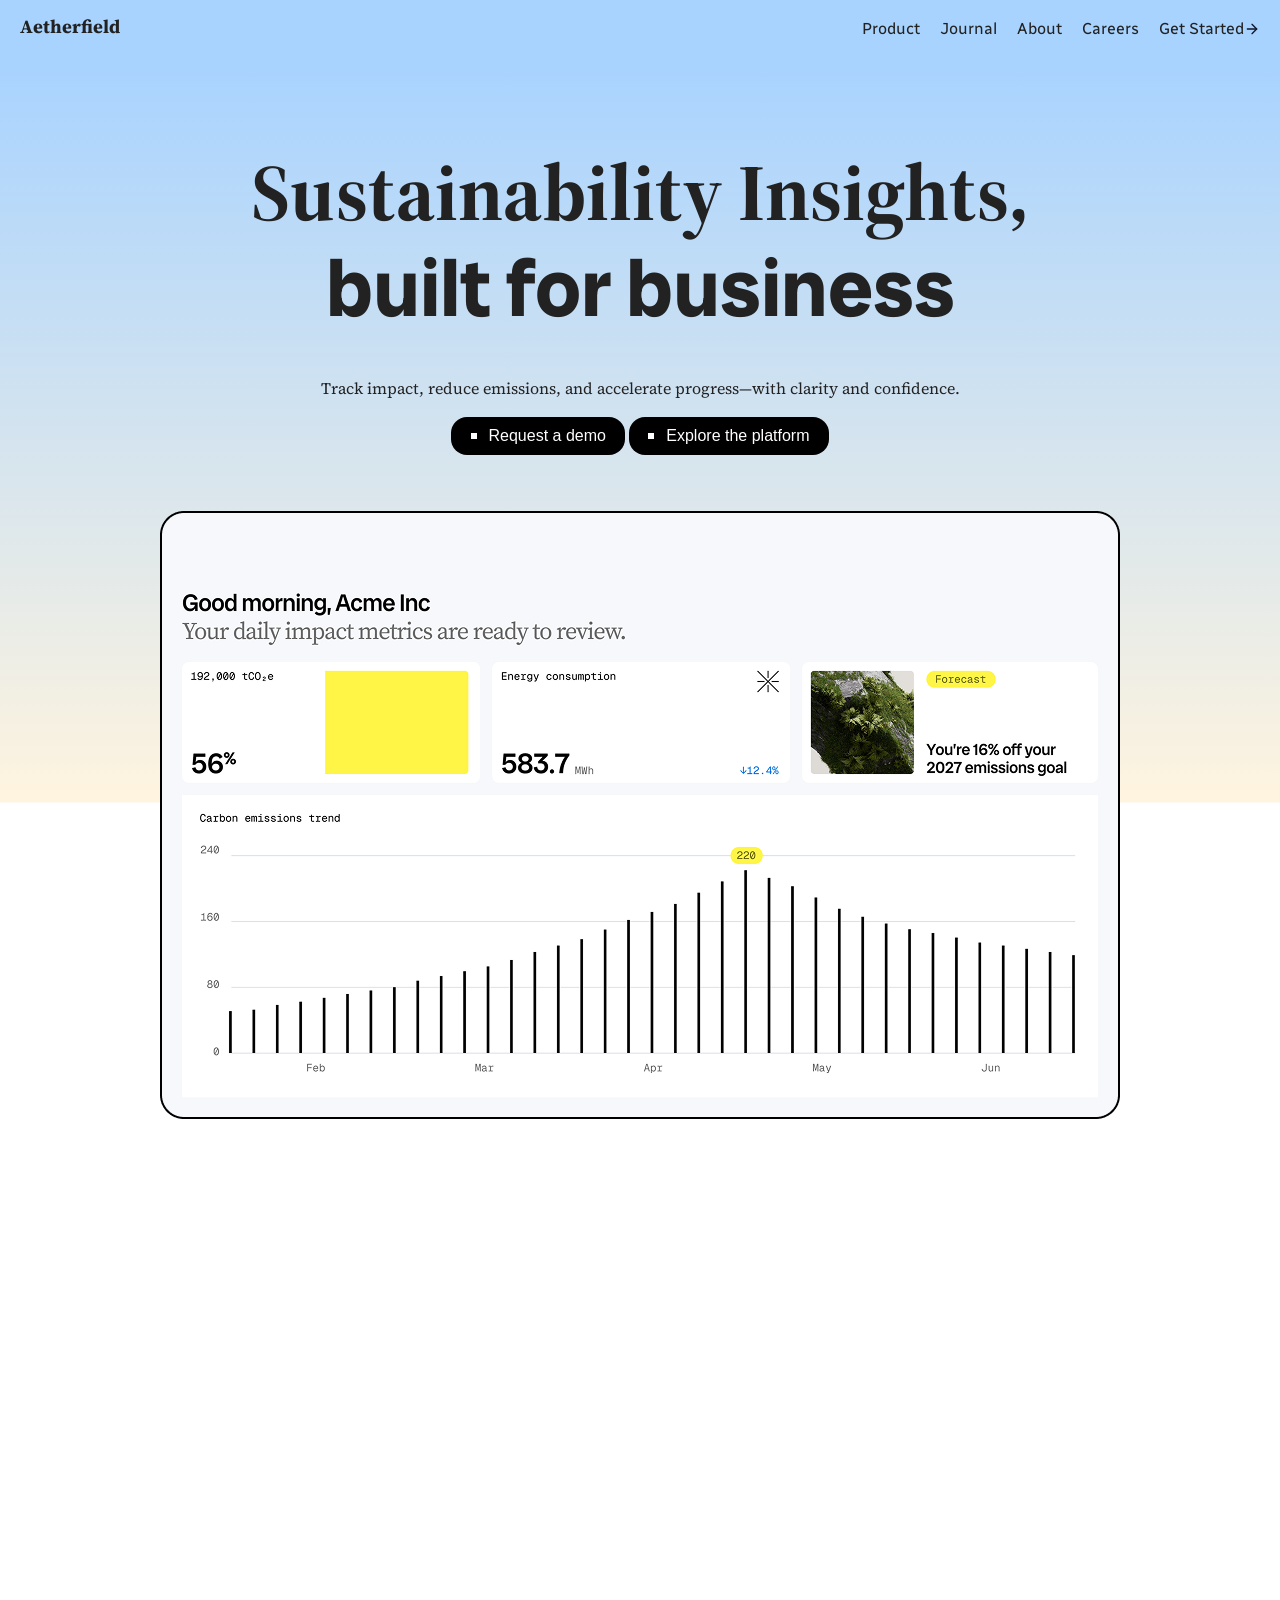
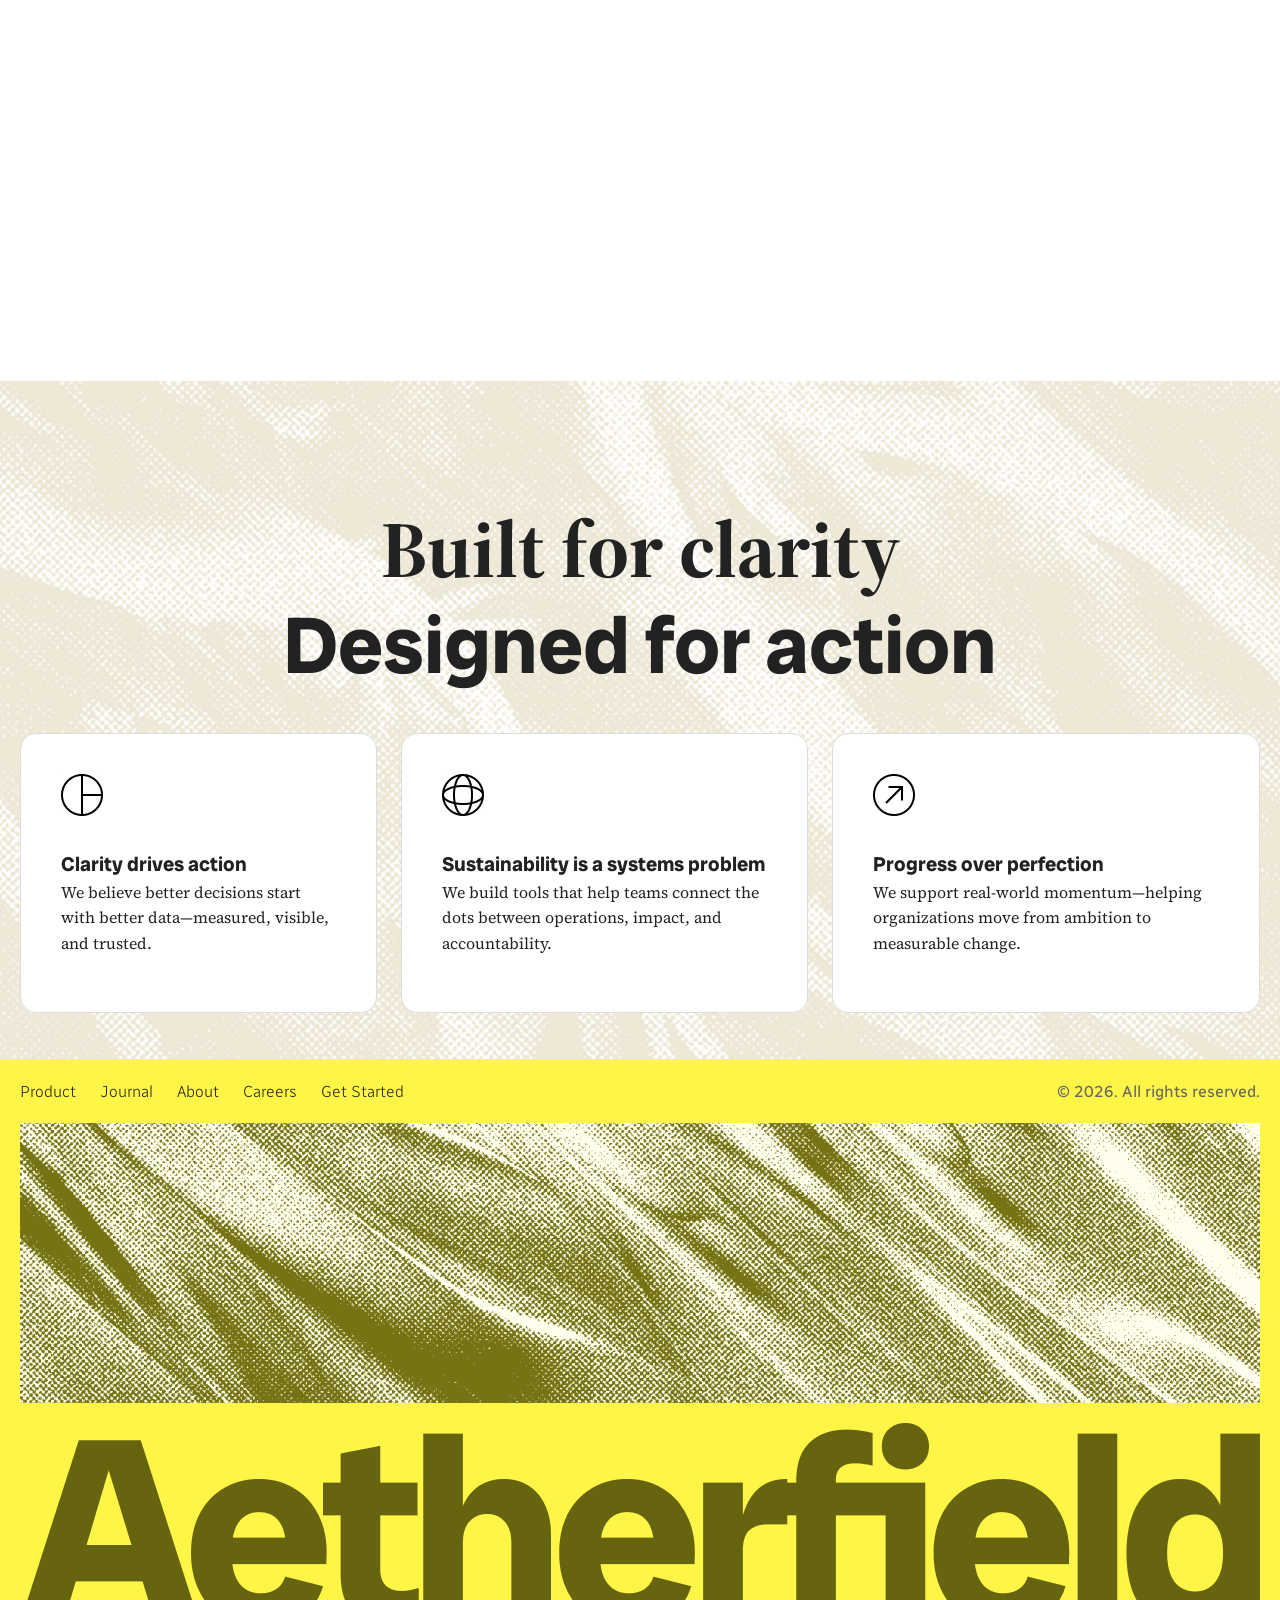
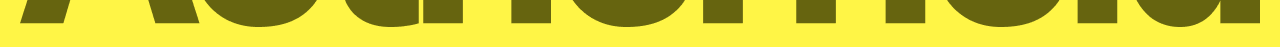
<file: index.html>
<!doctype html>
<html lang="en">

<head>
  <meta charset="UTF-8" />
  <meta name="viewport" content="width=device-width, initial-scale=1.0" />
  <title>CIS 211 Internet & Web Technology</title>
  <link rel="preconnect" href="https://fonts.googleapis.com">
  <link rel="preconnect" href="https://fonts.gstatic.com" crossorigin>
  <link
    href="https://fonts.googleapis.com/css2?family=Radio+Canada+Big:ital,wght@0,400..700;1,400..700&family=Radio+Canada:ital,wght@0,400..700;1,400..700&display=swap"
    rel="stylesheet">
  <link
    href="https://fonts.googleapis.com/css2?family=Inter:wght@400;500;600&family=Source+Serif+4:ital,opsz,wght@0,8..60,400;0,8..60,600;0,8..60,700;1,8..60,400&display=swap"
    rel="stylesheet">
  <link href="./css/styles.css" rel="stylesheet" />
</head>

<body>
  <header>
    <nav>
      <div class="logo">
        <h3 class="textLogo"><a href="./index.html">Aetherfield</a> </h3>
        <!-- <img src="./images/" alt="Logo" class="brandLogo"> -->
      </div>
      <ul>
        <li><a href="./product.html">Product</a></li>
        <li><a href="./journal.html">Journal</a></li>
        <li><a href="./about.html">About</a></li>
        <li><a href="./careers.html">Careers</a></li>
        <li><a class="arrow-link" href="./getstarted.html"><span>Get Started </span><svg class="arrow"
              viewBox="0 0 24 24" fill="none" stroke="currentColor" stroke-width="2" stroke-linecap="round"
              stroke-linejoin="round" aria-hidden="true" focusable="false">
              <!-- Horizontal stem line -->
              <line x1="5" y1="12" x2="19" y2="12" />
              <!-- Chevron arrow head -->
              <polyline points="12 5 19 12 12 19" />
            </svg>
          </a>
        </li>
      </ul>
    </nav>
  </header>
<!--Updated index file-->
  <main class="container">
    <section class="hero">
      <div class="heroText">
        <h1>Sustainability Insights, <br><span>built for business</span></h1>
        <p>Track impact, reduce emissions, and accelerate progress—with clarity and confidence.</p>
        <button class="btn">Request a demo</button>
        <button class="btn">Explore the platform</button>
      </div>

      <div class="heroImg">
        <img src="./images/HeroImage.png" alt="Hero Image">
      </div>

    </section>
    <section class="sustainability">

    </section>
    <section class="clarity">
      <h2>Built for clarity<br><span>Designed for action</span></h2> 
      <div class="cardswrapper"> 
        <div class="card"><img src="./images/Icon.jpg" alt="Icon" width="42" height="42">
        <h5>Clarity drives action</h5>
        <p>We believe better decisions start with better data—measured, visible, and trusted.</p>
      </div>
        <div class="card"><img src="./images/Union.jpg" alt="Icon" width="42" height="42">
        <h5>Sustainability is a systems problem</h5>
        <p>We build tools that help teams connect the dots between operations, impact, and accountability.</p>
      </div>
       <div class="card"><img src="./images/Arrow.png" alt="Union" width="42" height="42">
        <h5>Progress over perfection</h5>
        <p>We support real-world momentum—helping organizations move from ambition to measurable change.</p>
      </div>

      </div>

    
     

    <section class="values">
      

    </section>
    <section class="acme">

    </section>
    <section class="journal">

    </section>

    <section class="testomonial">

    </section>
    <section class="request">

    </section>
  </main>
  <footer>
    <nav>
      <ul>
        <li><a href="./product.html">Product</a></li>
        <li><a href="./journal.html">Journal</a></li>
        <li><a href="./about.html">About</a></li>
        <li><a href="./careers.html">Careers</a></li>
        <li><a href="./getstarted.html">Get Started</a></li>
      </ul>
      <div class="copy">&copy; 2026. All rights reserved.</div>
    </nav>


    <div class="footerImage">

    </div>
    <div class="footerLogo"></div>
  </footer>
</body>

</html>
</file>
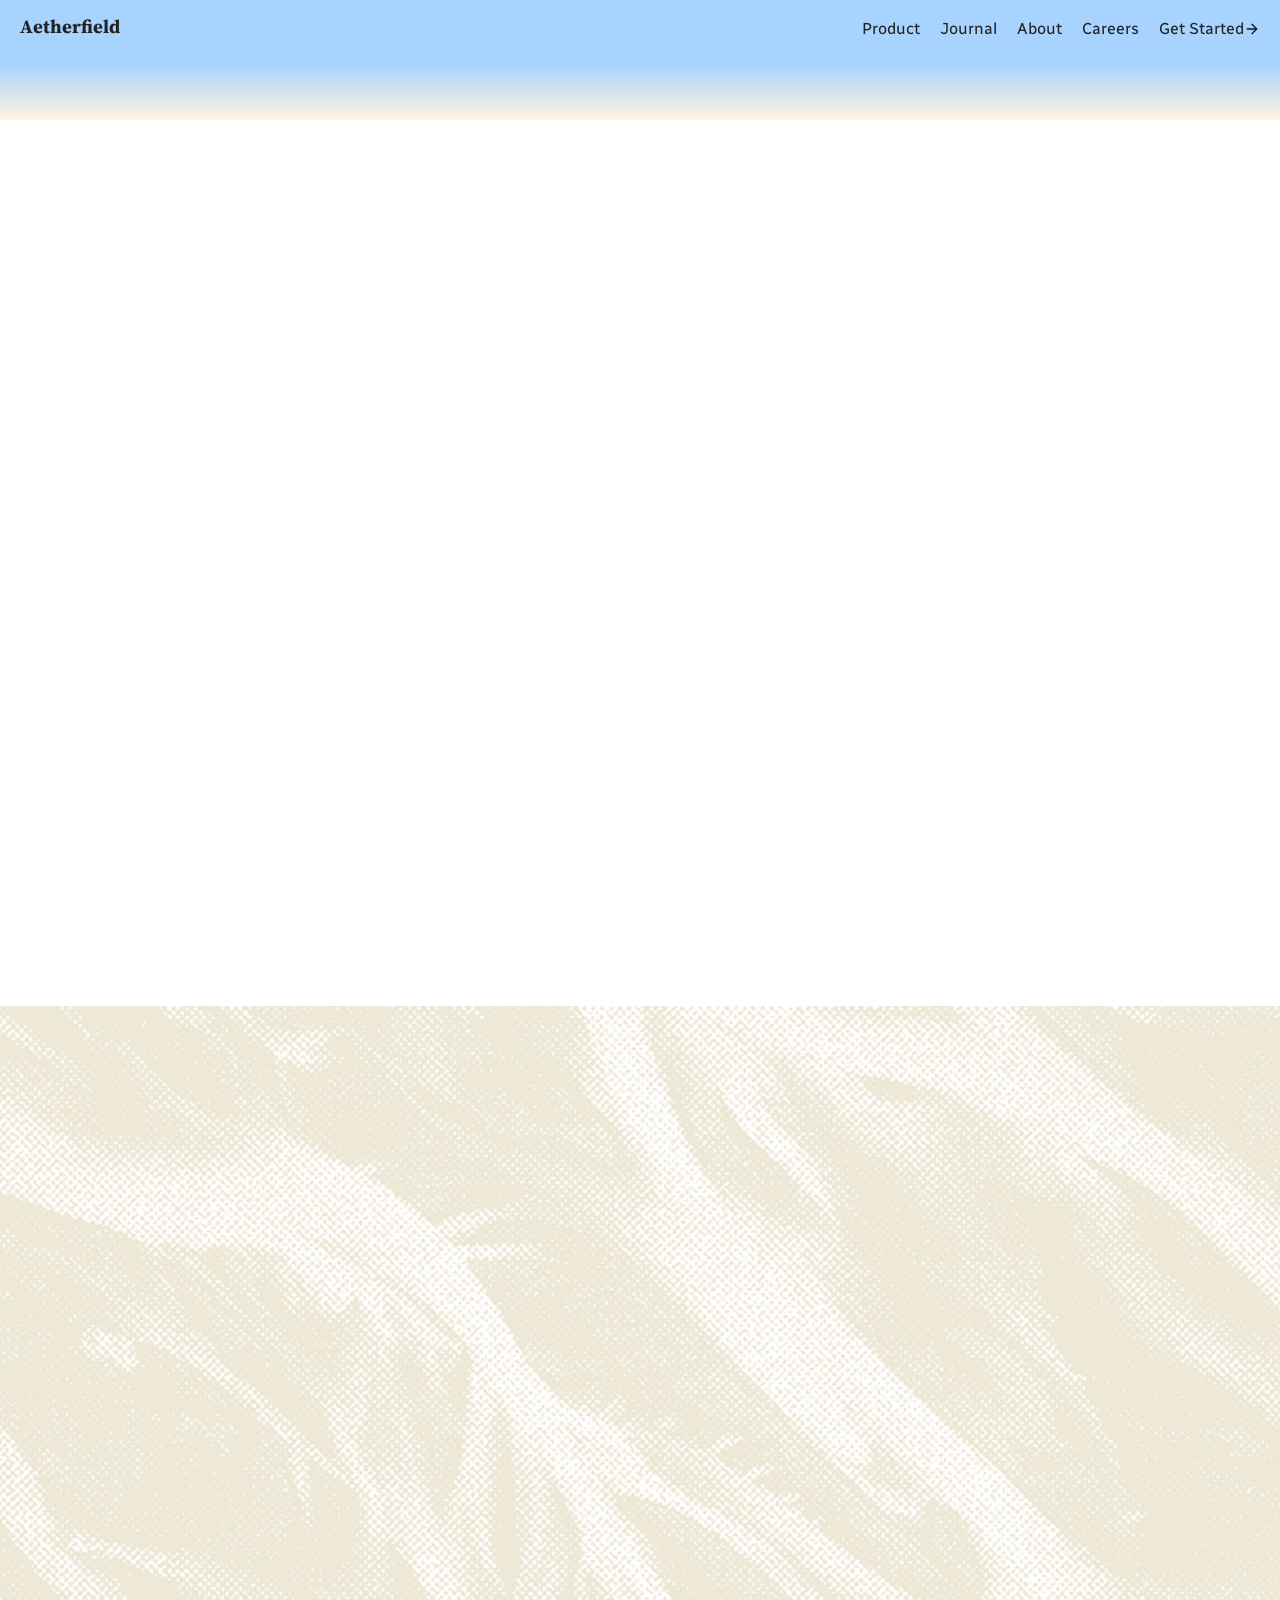
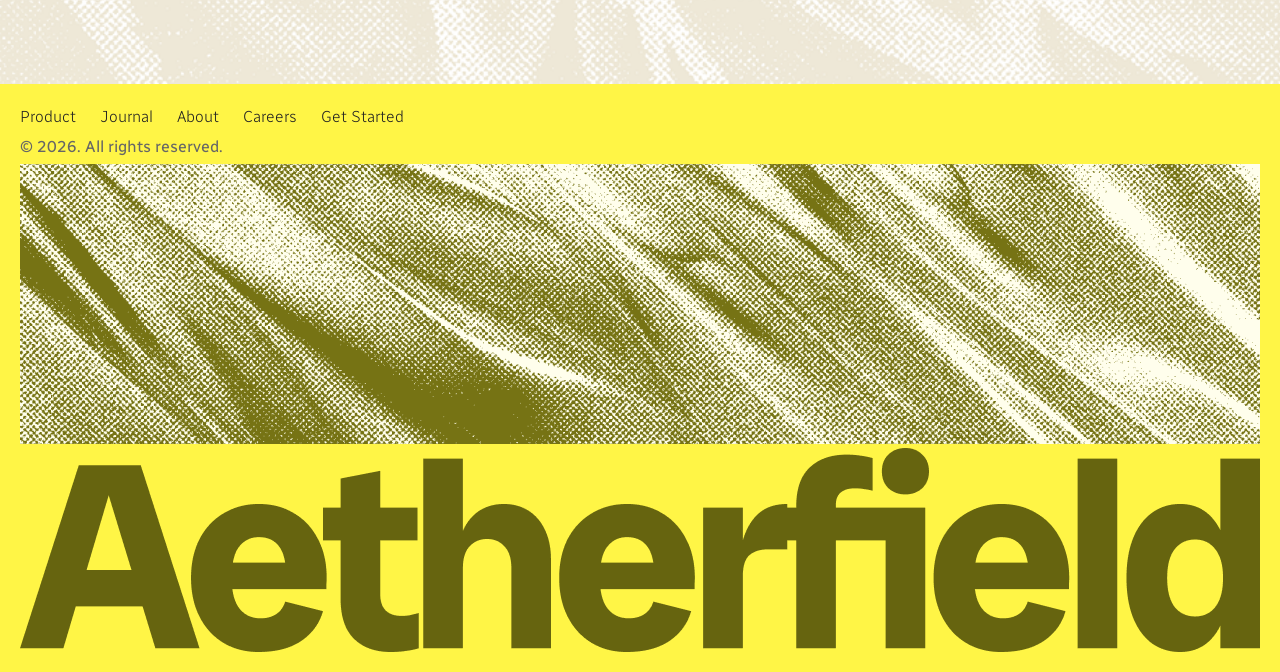
<file: about.html>
<!doctype html>
<html lang="en">

<head>
  <meta charset="UTF-8" />
  <meta name="viewport" content="width=device-width, initial-scale=1.0" />
  <title>CIS 211 Internet & Web Technology</title>
  <link rel="preconnect" href="https://fonts.googleapis.com">
  <link rel="preconnect" href="https://fonts.gstatic.com" crossorigin>
  <link
    href="https://fonts.googleapis.com/css2?family=Radio+Canada+Big:ital,wght@0,400..700;1,400..700&family=Radio+Canada:ital,wght@0,400..700;1,400..700&display=swap"
    rel="stylesheet">
  <link
    href="https://fonts.googleapis.com/css2?family=Inter:wght@400;500;600&family=Source+Serif+4:ital,opsz,wght@0,8..60,400;0,8..60,600;0,8..60,700;1,8..60,400&display=swap"
    rel="stylesheet">
  <link href="./css/styles.css" rel="stylesheet" />
</head>

<body>
  <header>
    <nav>
      <div class="logo">
        <h3 class="textLogo"><a href="./index.html">Aetherfield</a> </h3>
        <!-- <img src="./images/" alt="Logo" class="brandLogo"> -->
      </div>
      <ul>
        <li><a href="./product.html">Product</a></li>
        <li><a href="./journal.html">Journal</a></li>
        <li><a href="./about.html">About</a></li>
        <li><a href="./careers.html">Careers</a></li>
        <li><a class="arrow-link" href="./getstarted.html"><span>Get Started </span><svg class="arrow"
              viewBox="0 0 24 24" fill="none" stroke="currentColor" stroke-width="2" stroke-linecap="round"
              stroke-linejoin="round" aria-hidden="true" focusable="false">
              <!-- Horizontal stem line -->
              <line x1="5" y1="12" x2="19" y2="12" />
              <!-- Chevron arrow head -->
              <polyline points="12 5 19 12 12 19" />
            </svg>
          </a>
        </li>
      </ul>
    </nav>
  </header>

  <main class="container">
    <section class="hero">
      

    </section>
    <section class="sustainability">

    </section>
    <section class="clarity">

    </section>
    <section class="acme">

    </section>
    <section class="journal">

    </section>

    <section class="testomonial">

    </section>
    <section class="request">

    </section>
  </main>
  <footer>
    <nav>
      <ul>
        <li><a href="./product.html">Product</a></li>
        <li><a href="./journal.html">Journal</a></li>
        <li><a href="./about.html">About</a></li>
        <li><a href="./careers.html">Careers</a></li>
        <li><a href="./getstarted.html">Get Started</a></li>
      </ul>
    </nav>

    <div class="copy">&copy; 2026. All rights reserved.</div>
    <div class="footerImage">

    </div>
     <div class="footerLogo"></div>
  </footer>
</body>

</html>
</file>
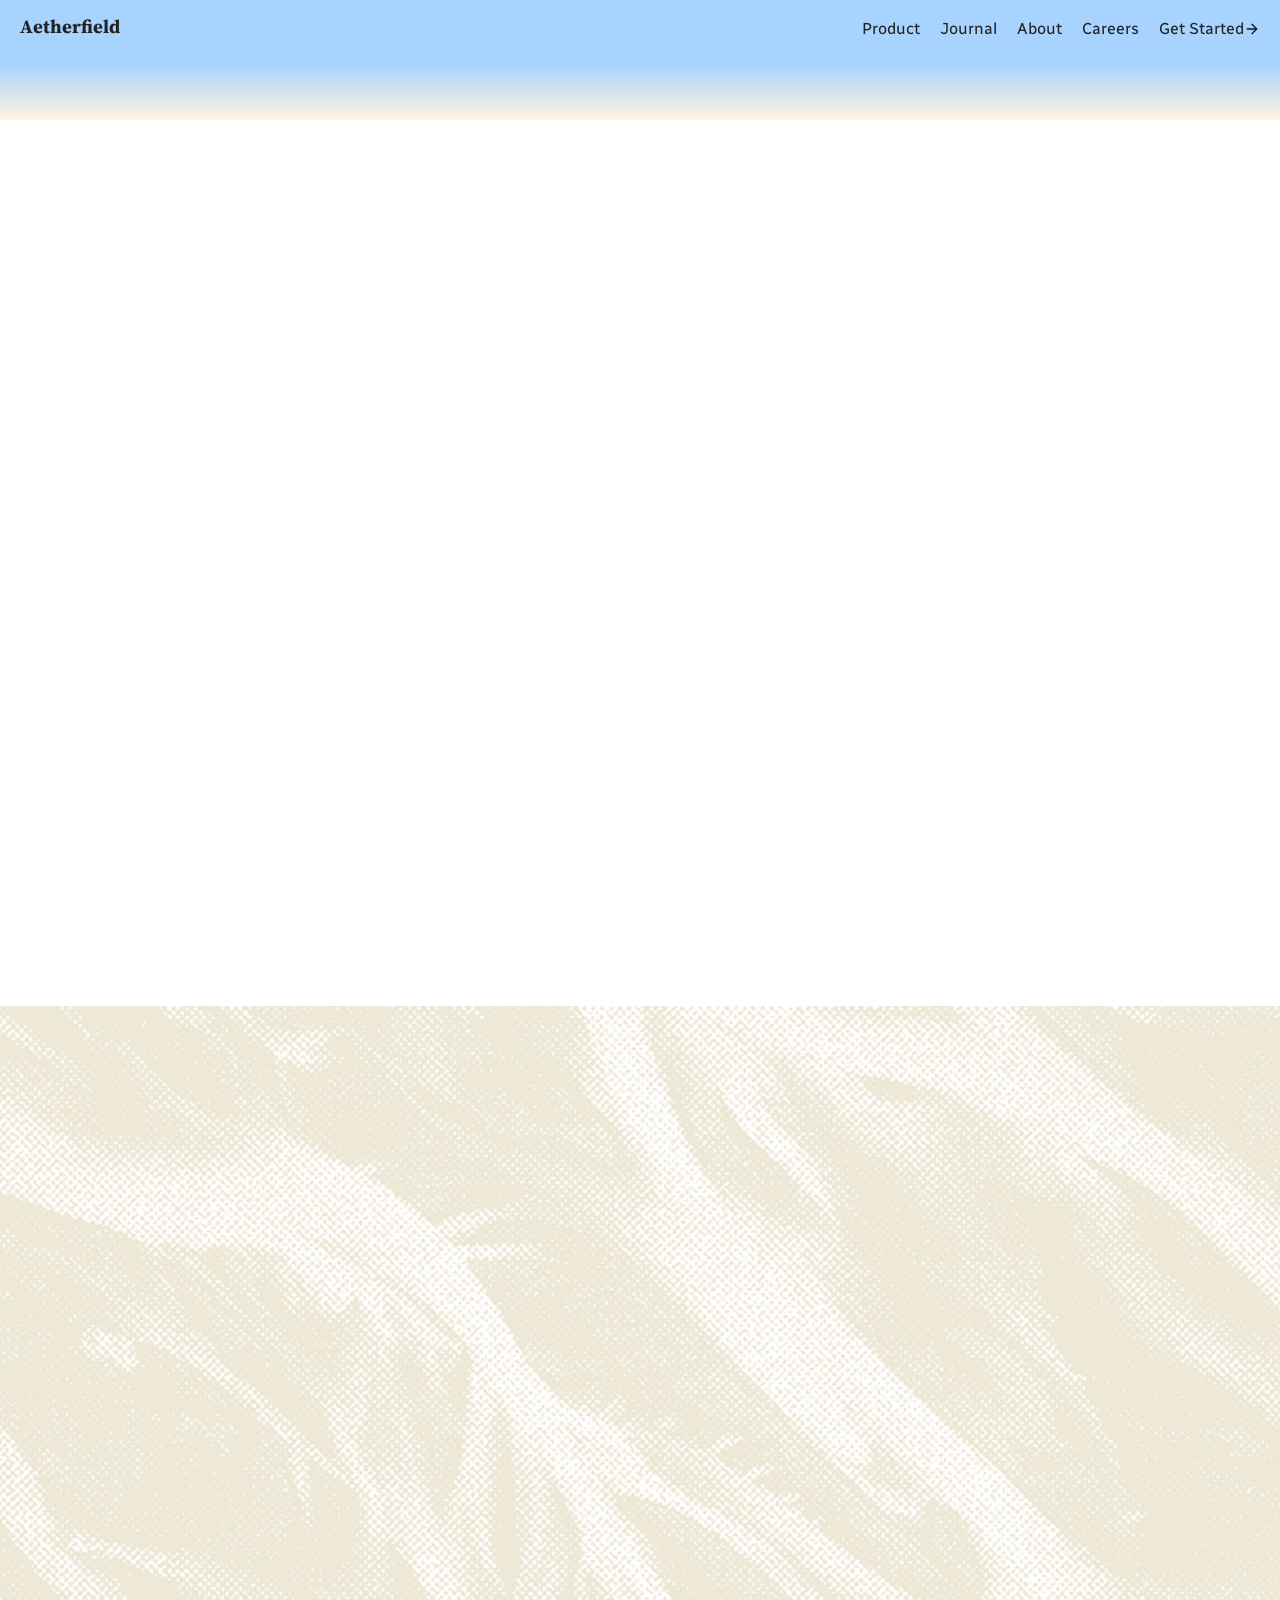
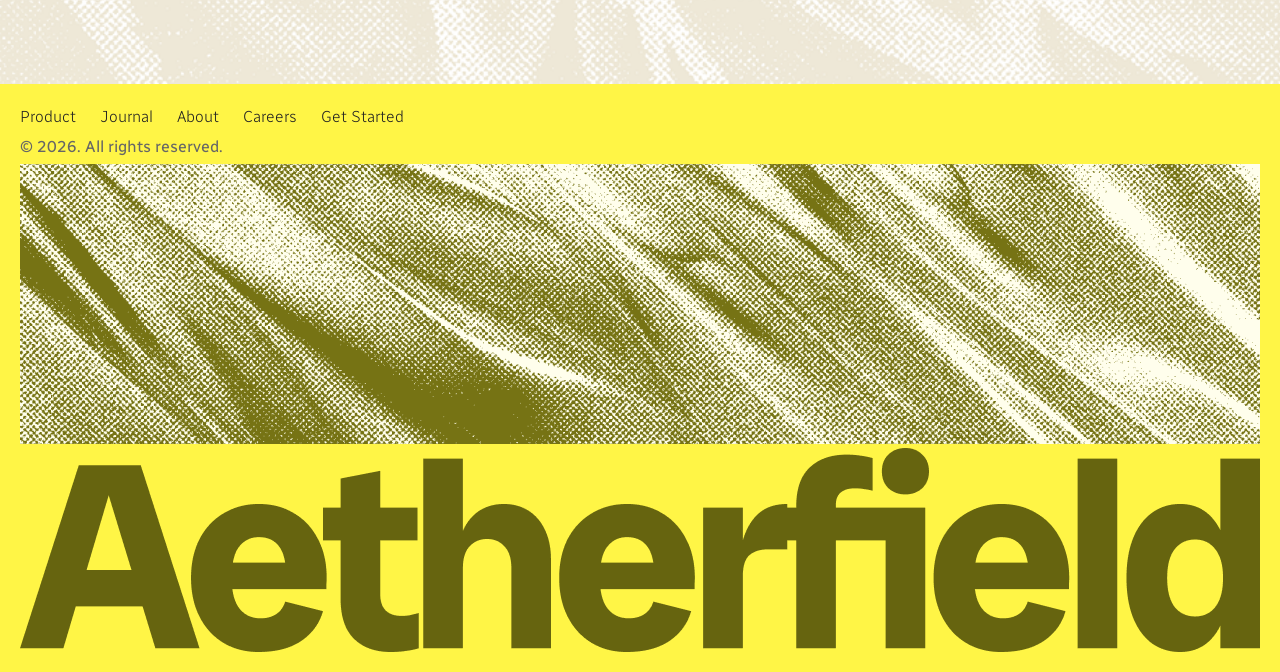
<file: getstarted.html>
<!doctype html>
<html lang="en">

<head>
  <meta charset="UTF-8" />
  <meta name="viewport" content="width=device-width, initial-scale=1.0" />
  <title>CIS 211 Internet & Web Technology</title>
  <link rel="preconnect" href="https://fonts.googleapis.com">
  <link rel="preconnect" href="https://fonts.gstatic.com" crossorigin>
  <link
    href="https://fonts.googleapis.com/css2?family=Radio+Canada+Big:ital,wght@0,400..700;1,400..700&family=Radio+Canada:ital,wght@0,400..700;1,400..700&display=swap"
    rel="stylesheet">
  <link
    href="https://fonts.googleapis.com/css2?family=Inter:wght@400;500;600&family=Source+Serif+4:ital,opsz,wght@0,8..60,400;0,8..60,600;0,8..60,700;1,8..60,400&display=swap"
    rel="stylesheet">
  <link href="./css/styles.css" rel="stylesheet" />
</head>

<body>
  <header>
    <nav>
      <div class="logo">
        <h3 class="textLogo"><a href="./index.html">Aetherfield</a> </h3>
        <!-- <img src="./images/" alt="Logo" class="brandLogo"> -->
      </div>
      <ul>
        <li><a href="./product.html">Product</a></li>
        <li><a href="./journal.html">Journal</a></li>
        <li><a href="./about.html">About</a></li>
        <li><a href="./careers.html">Careers</a></li>
        <li><a class="arrow-link" href="./getstarted.html"><span>Get Started </span><svg class="arrow"
              viewBox="0 0 24 24" fill="none" stroke="currentColor" stroke-width="2" stroke-linecap="round"
              stroke-linejoin="round" aria-hidden="true" focusable="false">
              <!-- Horizontal stem line -->
              <line x1="5" y1="12" x2="19" y2="12" />
              <!-- Chevron arrow head -->
              <polyline points="12 5 19 12 12 19" />
            </svg>
          </a>
        </li>
      </ul>
    </nav>
  </header>

  <main class="container">
    <section class="hero">


    </section>
    <section class="sustainability">

    </section>
    <section class="clarity">

    </section>
    <section class="acme">

    </section>
    <section class="journal">

    </section>

    <section class="testomonial">

    </section>
    <section class="request">

    </section>
  </main>
  <footer>
    <nav>
      <ul>
        <li><a href="./product.html">Product</a></li>
        <li><a href="./journal.html">Journal</a></li>
        <li><a href="./about.html">About</a></li>
        <li><a href="./careers.html">Careers</a></li>
        <li><a href="./getstarted.html">Get Started</a></li>
      </ul>
    </nav>

    <div class="copy">&copy; 2026. All rights reserved.</div>
    <div class="footerImage">

    </div>
    <div class="footerLogo"></div>
  </footer>
</body>

</html>
</file>
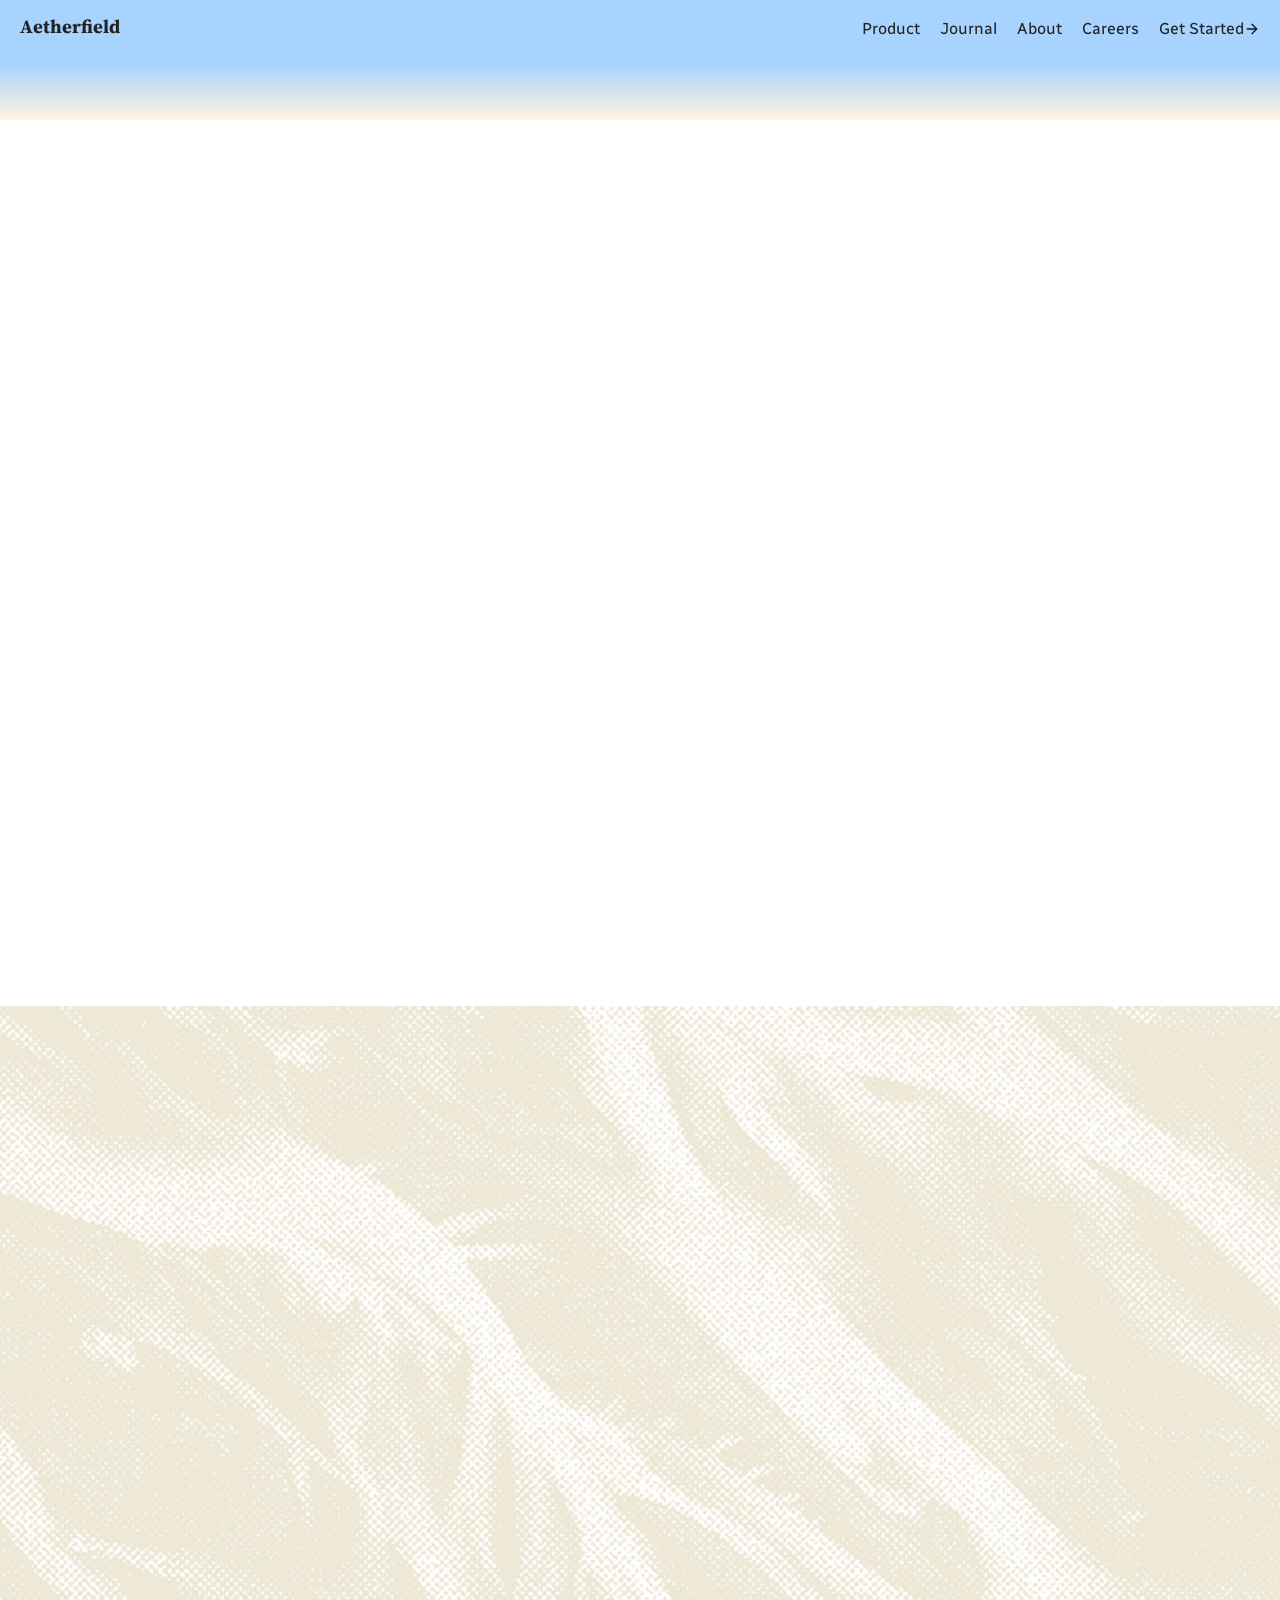
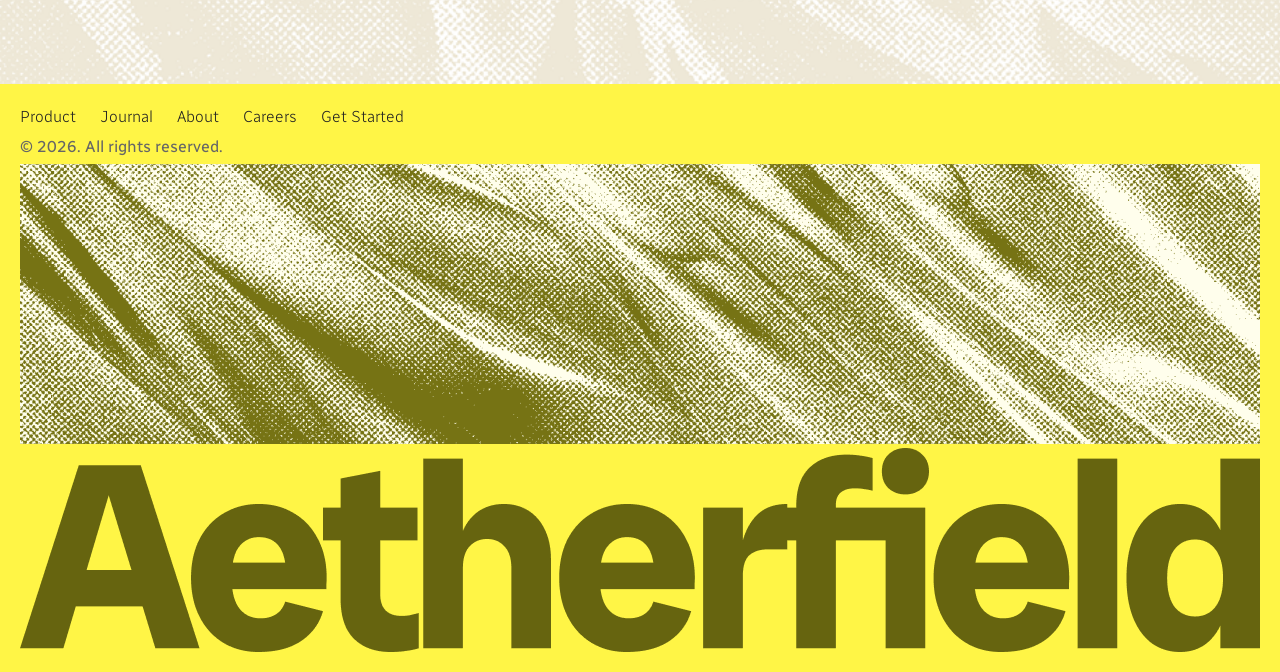
<file: journal.html>
<!doctype html>
<html lang="en">

<head>
  <meta charset="UTF-8" />
  <meta name="viewport" content="width=device-width, initial-scale=1.0" />
  <title>CIS 211 Internet & Web Technology</title>
  <link rel="preconnect" href="https://fonts.googleapis.com">
  <link rel="preconnect" href="https://fonts.gstatic.com" crossorigin>
  <link
    href="https://fonts.googleapis.com/css2?family=Radio+Canada+Big:ital,wght@0,400..700;1,400..700&family=Radio+Canada:ital,wght@0,400..700;1,400..700&display=swap"
    rel="stylesheet">
  <link
    href="https://fonts.googleapis.com/css2?family=Inter:wght@400;500;600&family=Source+Serif+4:ital,opsz,wght@0,8..60,400;0,8..60,600;0,8..60,700;1,8..60,400&display=swap"
    rel="stylesheet">
  <link href="./css/styles.css" rel="stylesheet" />
</head>

<body>
  <header>
    <nav>
      <div class="logo">
        <h3 class="textLogo"><a href="./index.html">Aetherfield</a> </h3>
        <!-- <img src="./images/" alt="Logo" class="brandLogo"> -->
      </div>
      <ul>
        <li><a href="./product.html">Product</a></li>
        <li><a href="./journal.html">Journal</a></li>
        <li><a href="./about.html">About</a></li>
        <li><a href="./careers.html">Careers</a></li>
        <li><a class="arrow-link" href="./getstarted.html"><span>Get Started </span><svg class="arrow"
              viewBox="0 0 24 24" fill="none" stroke="currentColor" stroke-width="2" stroke-linecap="round"
              stroke-linejoin="round" aria-hidden="true" focusable="false">
              <!-- Horizontal stem line -->
              <line x1="5" y1="12" x2="19" y2="12" />
              <!-- Chevron arrow head -->
              <polyline points="12 5 19 12 12 19" />
            </svg>
          </a>
        </li>
      </ul>
    </nav>
  </header>

  <main class="container">
    <section class="hero">
      

    </section>
    <section class="sustainability">

    </section>
    <section class="clarity">

    </section>
    <section class="acme">

    </section>
    <section class="journal">

    </section>

    <section class="testomonial">

    </section>
    <section class="request">

    </section>
  </main>
  <footer>
    <nav>
      <ul>
        <li><a href="./product.html">Product</a></li>
        <li><a href="./journal.html">Journal</a></li>
        <li><a href="./about.html">About</a></li>
        <li><a href="./careers.html">Careers</a></li>
        <li><a href="./getstarted.html">Get Started</a></li>
      </ul>
    </nav>

    <div class="copy">&copy; 2026. All rights reserved.</div>
    <div class="footerImage">

    </div>
     <div class="footerLogo"></div>
  </footer>
</body>
</html>
</file>
<file: css/styles.css>
/* Simple starter CSS */

:root {
  --font-serif: 'Source Serif 4', Georgia, serif;
  --font-sans: 'Inter', system-ui, -apple-system, "Segoe UI", Roboto, sans-serif;
  --font-display: 'Radio Canada Big', sans-serif;
  --font-body: 'Radio Canada', sans-serif;
  --bg: #ffffff;
  --text: #222222;
  --muted: #666666;
  --accent: #2f5bd8;
  --btncolor: #000;
  --btncolor2: #e8dfdf;
  --border: #dddddd;
  --radius: 16px;
  --font-size: 1rem;
}

* {
  box-sizing: border-box;
  margin: 0;
}

body {
  font-family: var(--font-serif);
  line-height: 1.6;
  color: var(--text);
  background: var(--bg);
}

img {
  max-width: 100%;
  display: block;
}

h1,
h2,
h3 {
  line-height: 1.2;
  margin-bottom: 0.5em;
}

h1 {
  font-size: 3rem;
}

p {
  color: var(--text);
  margin-bottom: 1em;
  font-size: 1rem;
}

a {
  color: var(--accent);
}
/* Layout */

main.container {
  display: grid;
  max-width: 100%;
  margin: 0 auto;
}
main .sustainability{
  height:862px;
}
main .clarity{
  height:678px;
}

header,
footer {
  padding: 1rem 0;
}

header {
  background-color: #a8d3ff;
}
.logo a{
  text-decoration: none;
  color:var(--text);
}
header nav {
  display: flex;
  justify-content: space-between; /* Pushes nav to one side, logo to the other */
  padding: 0px 20px;
}

header nav ul {
  display: flex;
  flex-direction: row;
  list-style: none;
  gap: 20px;
}

header nav ul li {
  color: var(--text);
}

header nav ul li a {
  text-decoration: none;
  color: var(--text);
  display:inline-flex;align-items: center;
  font-size: var(--font-size);
  font-family: var(--font-body);
}
header nav ul li a .arrow{
  gap: 0.35rem;
  text-decoration: none;
  color: #0f172a;
  width:16px;
  height:16px;
}
header nav ul li a.arrow::after {
  font-size: 1 rem;
}
footer {
  font-family: var(--font-body);
  border-bottom: none;
  color: var(--muted);
  display: flex;
  flex-direction: column;
  justify-content: space-between;
  /* Pushes nav to one side, copyright to the other */
  align-items:flex-start;
  /* Vertically centers links with text */
  padding: 1.25rem 1.25rem;
  height:588px;
  background-color:#fff546;
}
footer .navTop{
  display:flex;
  flex-direction:row;
  justify-content: space-between;
}
footer nav {
  display:flex;
  justify-content: space-between;
  width:100%;
}
footer nav ul {
  display: flex;
  gap: 1.5rem;
  /* Spacing between footer links */
  list-style: none;
  /* Removes default bullet points */
  margin: 0;
  padding: 0;
}
footer nav ul li a {
  color: var(--text);
  font-family: var(--font-body);
  text-decoration: none;
  font-weight:300;
}
footer .copy {
  color: var(--muted);
}
footer .footerImage{
  background-image:url('../images/Footerbgimage.png');
  background-size: cover;        /* Scales image to fill entire element without distortion */
  background-position: center;   /* Anchors focus to center */
  background-repeat: no-repeat;  /* Prevents image tiling */
  height:280px;
  width:100%;
}
footer .footerLogo{
  background-image:url('../images/textLogo.png');
  background-size: cover;        /* Scales image to fill entire element without distortion */
  background-position: center;   /* Anchors focus to center */
  background-repeat: no-repeat;  /* Prevents image tiling */
  height:204px;
  width:100%;
}
/* Button */
.btn {
  padding: 0.6rem 1.2rem;
  border: none;
  border-radius: var(--radius);
  background: var(--btncolor);
  color: #fff;
  font-size: 1rem;
  gap: 0.75rem;
  text-decoration: none;
  cursor: pointer;
  display: inline-flex;
  align-items: center;
  justify-content: center;
}

.btn::before {
  content: "";
  display: inline-block;
  width: 6px;
  height: 6px;
  background-color: currentColor;
  /* Matches text color automatically */
}

.btn2 {
  display: inline-block;
  padding: 0.6rem 1.2rem;
  border: none;
  border-radius: var(--radius);
  background: var(--btncolor2);
  color: #333;
  font-size: 1rem;
  text-decoration: none;
  cursor: pointer;
}

.btn:hover {
  opacity: 0.9;
}


/* Hero */
.hero {
  flex-direction: column;
  align-items: center;
  /* Centers items horizontally */
  text-align: center;
  /* Centers inline text */
  width: 100%;
  background-image: linear-gradient(180deg, #a8d3ff 0%, #fff4df 100%);
  background-size: 100% 70%;
  background-repeat: no-repeat;
  background-position: top center;
  background-color: #ffffff;
  padding: 5rem 0 0;
}

.hero h1 {
  font-size: 80px;
}

.hero h1 span {
  font-family: var(--font-display);
  font-weight:bold;
}

.hero .heroImg {
  margin-top: 56px;
}

.hero .heroImg img {
  max-width: 960px;
  width: 100%;
  height: auto;
  display: block;
  margin: 0 auto;
}

/* Forms */
input,
textarea {
  width: 100%;
  padding: 0.5rem;
  border: 1px solid var(--border);
  border-radius: var(--radius);
  font: inherit;
}

:focus-visible {
  outline: 2px solid var(--accent);
  outline-offset: 2px;
}
.clarity{
  display:flex;
  justify-content: space-between;
  flex-direction: column;
  align-items:center;
  background-image:url("../images/Values-section-bg.png");
  background-size:cover;
  background-position:center;
  background-repeat:no-repeat;
  padding:120px 20px;
}
.clarity h2 {
  font-size:80px;
  text-align:center;
}
.clarity h2 span{
font-family:var(--font-display);
}
/* Card */
.clarity .cardswrapper .card{
  padding: 2.5rem;
  border: 1px solid var(--border);
  border-radius: var(--radius);
  background-color:#fff;
}
.clarity .cardswrapper .card img {
  margin-bottom:2rem;
}
.clarity .cardswrapper .card h5 {
  font-size:20px;
  font-family:var(--font-display);
}
.clarity .cardswrapper {
  display:flex;
  justify-content: space-between;
  flex-direction: row;
  gap: 1.5rem;
}
/* ==========================================================================
   BREAKPOINT 1: Small Phones / Large Mobile (320px – 767px)
   ========================================================================== */
@media (min-width: 320px) and (max-width: 767px) {
  .container {
    max-width: 767px;
    
  }
}

/* ==========================================================================
   BREAKPOINT 2: Tablet (768px – 1023px)
   ========================================================================== */
@media (min-width: 768px) and (max-width: 1023px) {
  .container {
    max-width: 768px;
    
  }
}

/* ==========================================================================
   BREAKPOINT 3: Laptop / Small Desktop (1024px – 1279px)
   ========================================================================== */
@media (min-width: 1024px) and (max-width: 1279px) {
  .container {
    max-width: 1024px;
    
  }
}

/* ==========================================================================
   BREAKPOINT 4: Standard Desktop (1280px – 1535px)
   ========================================================================== */
@media (min-width: 1280px) and (max-width: 1535px) {
  .container {
    max-width: 1200px;
    
  }
}

/* ==========================================================================
   BREAKPOINT 5: Large / Widescreen Desktop (1536px and up)
   ========================================================================== */
@media (min-width: 1536px) {
  .container {
    max-width: 1360px;
    
  }
}
</file>
